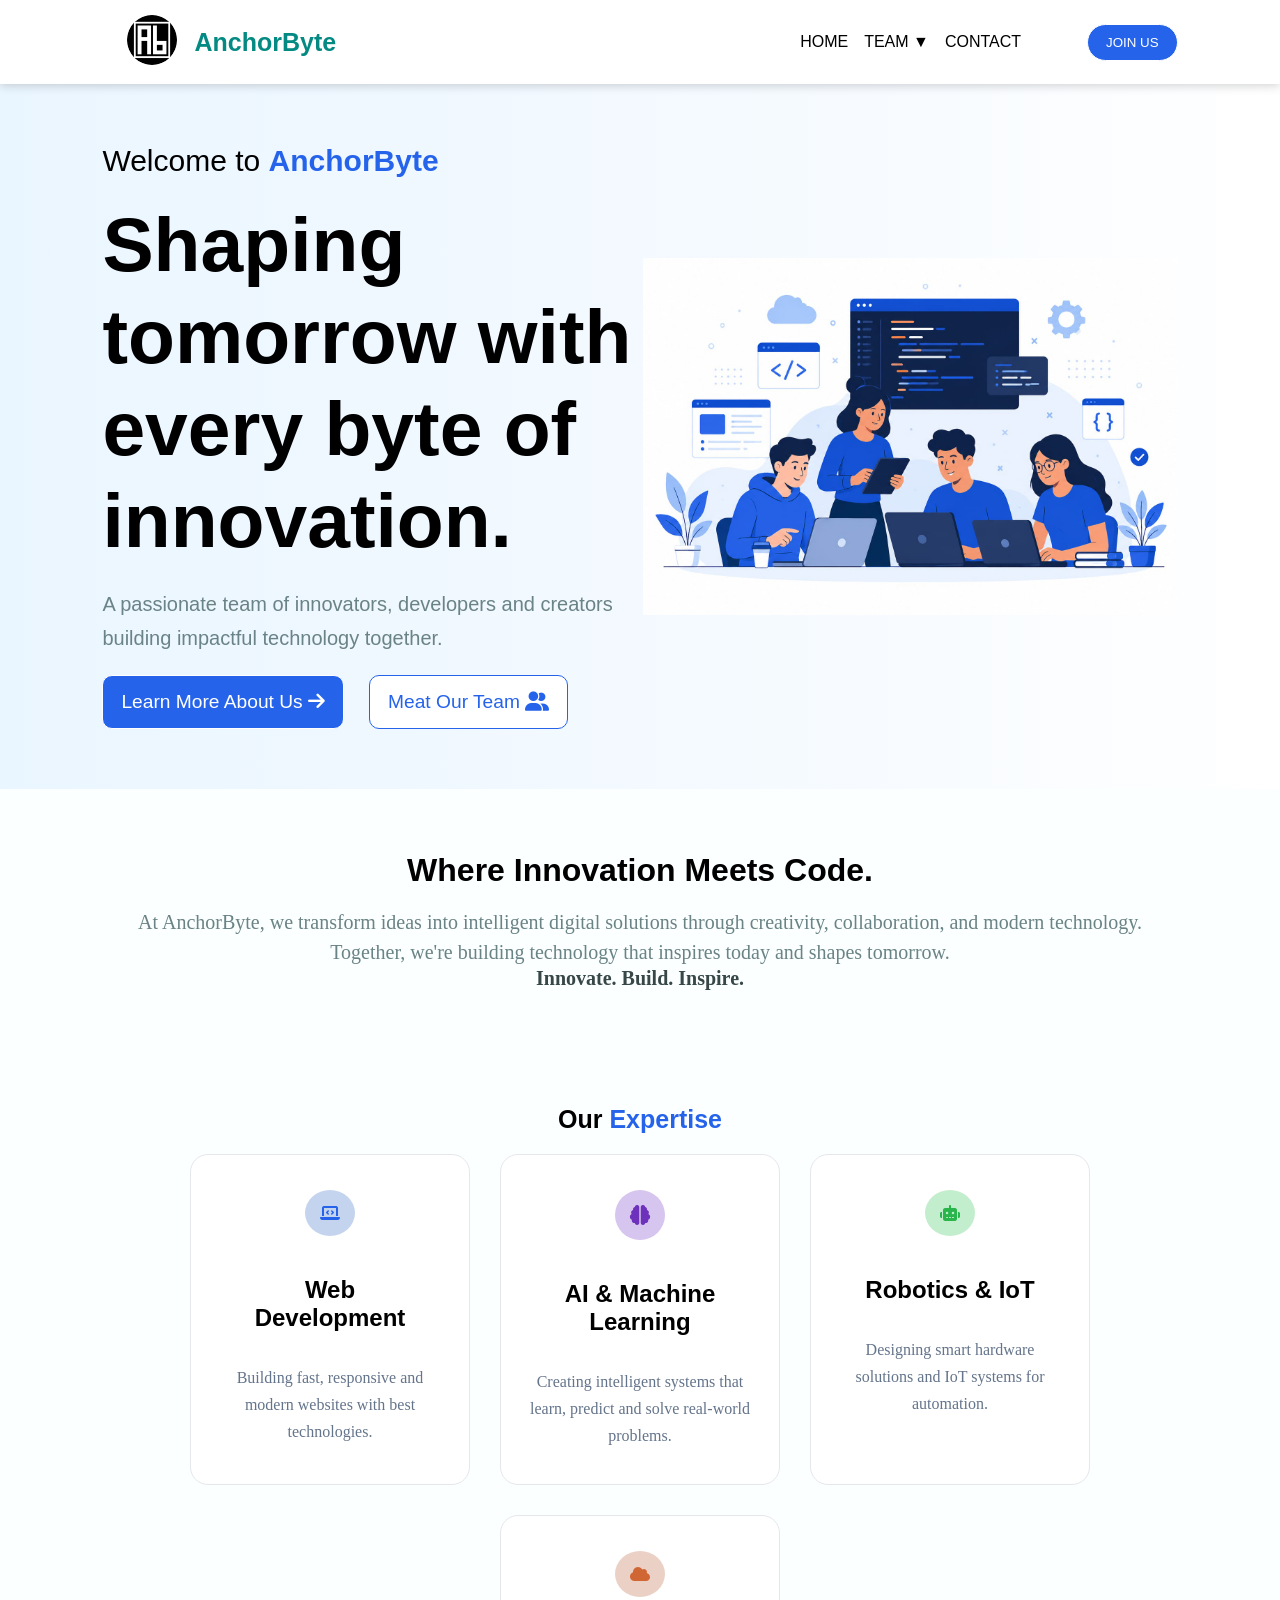
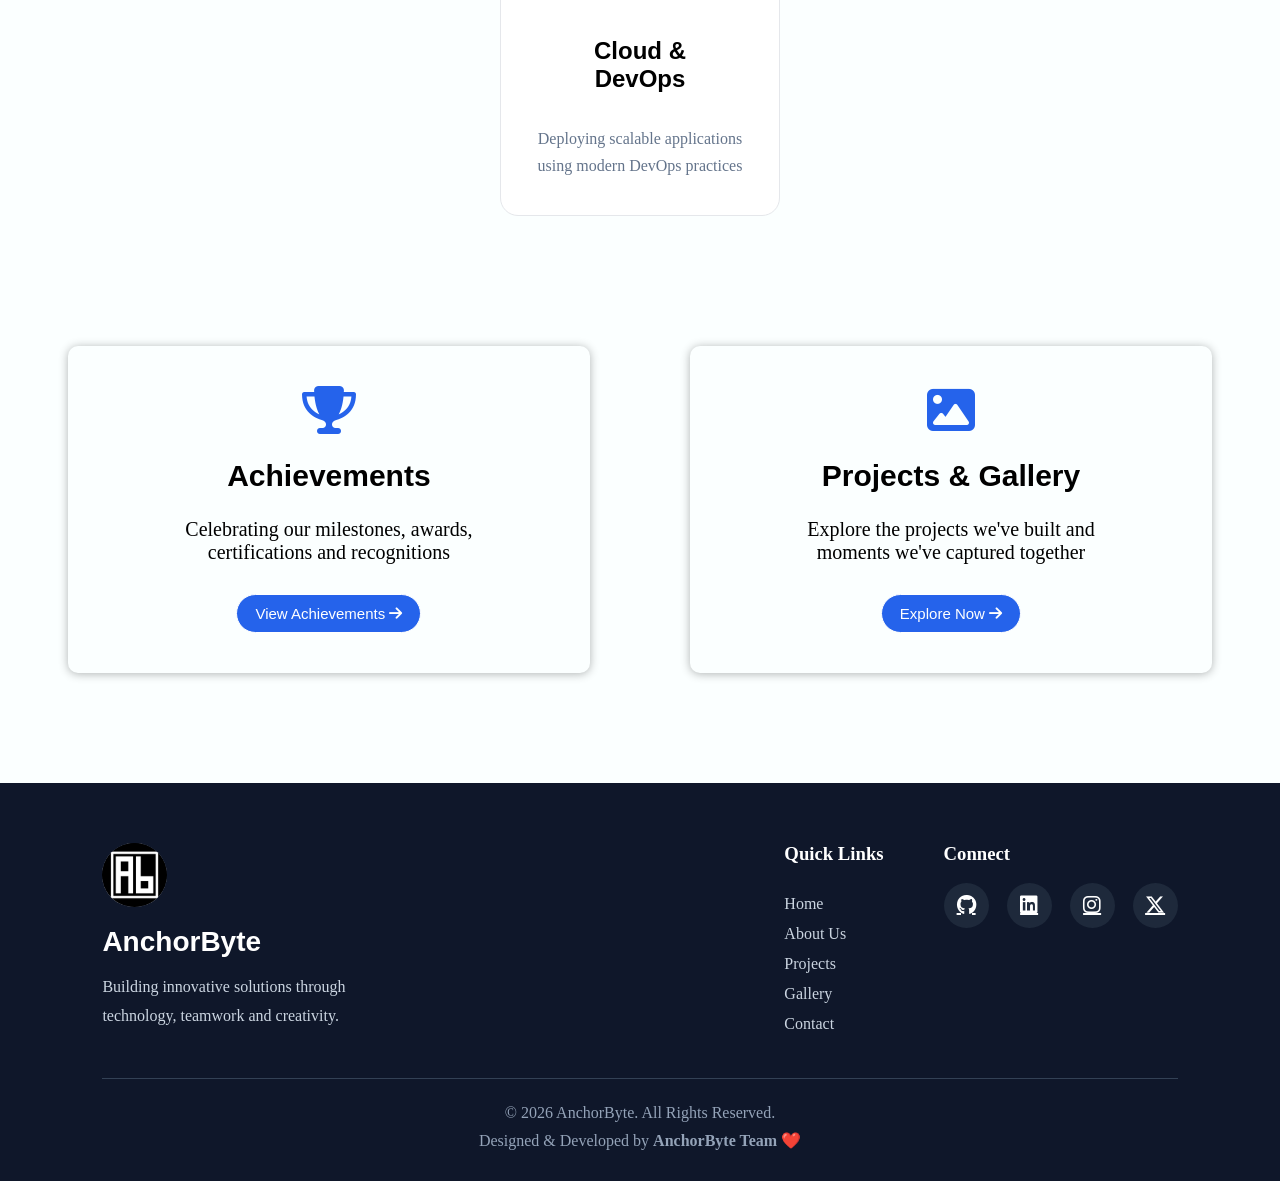
<file: home_page/index.html>
<!DOCTYPE html>
<html lang="en">

<head>
    <meta charset="UTF-8">
    <meta name="viewport" content="width=device-width, initial-scale=1.0">
    <title>Project-1(Home-page)</title>
    <link rel="stylesheet" href="index.css">
    <link rel="preconnect" href="https://fonts.googleapis.com">
    <link href="https://fonts.googleapis.com/css2?family=Poppins:wght@300;400;500;600;700&display=swap"
        rel="stylesheet">

    <link rel="stylesheet" href="https://cdnjs.cloudflare.com/ajax/libs/font-awesome/6.6.0/css/all.min.css">
    <link rel="stylesheet" href="https://cdnjs.cloudflare.com/ajax/libs/font-awesome/6.7.2/css/all.min.css">
</head>

<body>
 


    <header>

        <!-- Navbar -->

        <nav class="  navbar">
            <div class="brand">
                <a href="#">
                    <img src="Screenshot 2025-12-09 205127.png" alt="Logo" class="logo">
                </a>
                <h2>AnchorByte</h2>
            </div>


            <ul class="nav-links">
                <li><a href="#">HOME</a></li>
                <li class="dropdown">
                    <a href="#">TEAM ▼</a>
                    <ul class="dropdown-menu">
                        <li><a href="http://127.0.0.1:3000/about-us_page/about-us.html?vscode-livepreview=true">ABOUT US</a></li>
                        <li><a href="#">PROJECTS</a></li>
                        <li><a href="#">ACHIEVEMENTS</a></li>
                        <li><a href="#">GALLERY</a></li>

                    </ul>
                </li>
                <li><a href="#">CONTACT</a></li>

                <li><a href="#"><button class="join-btn">JOIN US</button></a></li>
            </ul>


            <div class="hamburger">

                <span></span>
                <span></span>
                <span></span>
            </div>

        </nav>


        <!-- Hero section -->

        <section class="hero">

            <div class="intro">
                <h3>Welcome to <strong>AnchorByte</strong> </h3>
                <h1>Shaping tomorrow with every byte of innovation.</h1>
                <p>
                    A passionate team of innovators, developers and creators
                    building impactful technology together.
                </p>

                <div class="dpbtns">
                    <button class="learn-more">Learn More About Us <i class="fa-solid fa-arrow-right"></i></button>
                    <button class="our-team">Meat Our Team <i class="fas fa-user-group"></i></button>
                </div>

            </div>
            <div class="bgimg">
                <img src="illustrated_img.jpeg" alt="">
            </div>

        </section>
    </header>

    <!-- Middle section -->
    <div class="abt-top">
        <h2>Where Innovation Meets Code.</h2>
        <p>At AnchorByte, we transform ideas into intelligent digital solutions through creativity, collaboration, and
            modern technology. </p>

        <p>Together, we're building technology that inspires today and shapes tomorrow.</p>

        <strong> Innovate. Build. Inspire.</strong>


    </div>

    <div class="expertise">

        <h2>Our <span>Expertise</span></h2>

        <div class="expertise-tiles">
            <div class="expertise-tile1">
                <i class="fas fa-laptop-code"
                    style="color: #2563eb; background:#c5d4ee; border-radius: 50%; padding: 15px;"></i>
                <h2>Web Development</h2>
                <p>Building fast, responsive and modern websites with best technologies.</p>
            </div>
            <div class="expertise-tile2">
                <i class="fa-solid fa-brain"
                    style="font-size: 20px; color: #6d31bb; background: #d6c5ee; border-radius: 50%; padding: 15px;"></i>
                <h2>AI & Machine Learning</h2>
                <p>Creating intelligent systems that learn, predict and solve real-world problems.</p>

            </div>
            <div class="expertise-tile3">
                <i class="fas fa-robot"
                    style="color: #29b44c; background: #c3eece; border-radius: 50%; padding: 15px;"></i>
                <h2>Robotics & IoT</h2>
                <p>Designing smart hardware solutions and IoT systems for automation.</p>
            </div>
            <div class="expertise-tile4">
                <i class="fa-solid fa-cloud"
                    style="color: #d16635; background:#ebd1c5 ; border-radius: 50%; padding: 15px;"></i>
                <h2>Cloud & DevOps</h2>
                <p>Deploying scalable applications using modern DevOps practices</p>
            </div>
        </div>

    </div>

    <div class="tiles">
        <div class="tile-1">
            <div class="tile-block-1">
                <i class="fa-solid fa-trophy" style="font-size: 48px; color: #2563eb; padding: 15px;"></i>
            </div>
            <div class="achievements">
                <h2>Achievements</h2>
                <p>Celebrating our milestones, awards, <br>certifications and recognitions</p>
                <button>View Achievements <i class="fa-solid fa-arrow-right"></i></button>
            </div>
        </div>
        <div class="tile-2">
            <div class="tile-block-2">
                <i class="fa-solid fa-image" style="font-size: 48px; color: #2563eb; padding: 15px;"></i>
            </div>
            <div class="gallery">
                <h2>Projects & Gallery</h2>
                <p>Explore the projects we've built and <br>moments we've captured together</p>
                <button>Explore Now <i class="fa-solid fa-arrow-right"></i></button>
            </div>
        </div>
    </div>








    <!-- Footer -->
    <footer class="footer">

        <div class="footer-container">

            <!-- Brand -->
            <div class="footer-brand">
                <img src="Screenshot 2025-12-09 205127.png" alt="AnchorByte Logo">
                <h2>AnchorByte</h2>

                <p>
                    Building innovative solutions through technology,
                    teamwork and creativity.
                </p>
            </div>

            <!-- Quick Links -->
            <div class="footer-links">
                <h3>Quick Links</h3>

                <a href="#">Home</a>
                <a href="http://127.0.0.1:3000/about-us_page/about-us.html?vscode-livepreview=true">About Us</a>
                <a href="#">Projects</a>
                <a href="#">Gallery</a>
                <a href="#">Contact</a>
            </div>

            <!-- Connect -->
            <div class="footer-social">
                <h3>Connect</h3>

                <div class="social-icons">

                    <a href="https://github.com/devxAnkanOfcode"><i class="fab fa-github"></i></a>

                    <a href="https://www.linkedin.com/in/ankan-chakraborty-6081533aa/"><i
                            class="fab fa-linkedin"></i></a>

                    <a href="#"><i class="fab fa-instagram"></i></a>

                    <a href="#"><i class="fab fa-x-twitter"></i></a>

                </div>
            </div>

        </div>

        <hr>

        <div class="copyright">
            © 2026 AnchorByte. All Rights Reserved.
            <br>
            Designed & Developed by <strong>AnchorByte Team</strong> ❤️
        </div>

    </footer>



</body>

</html>
</file>
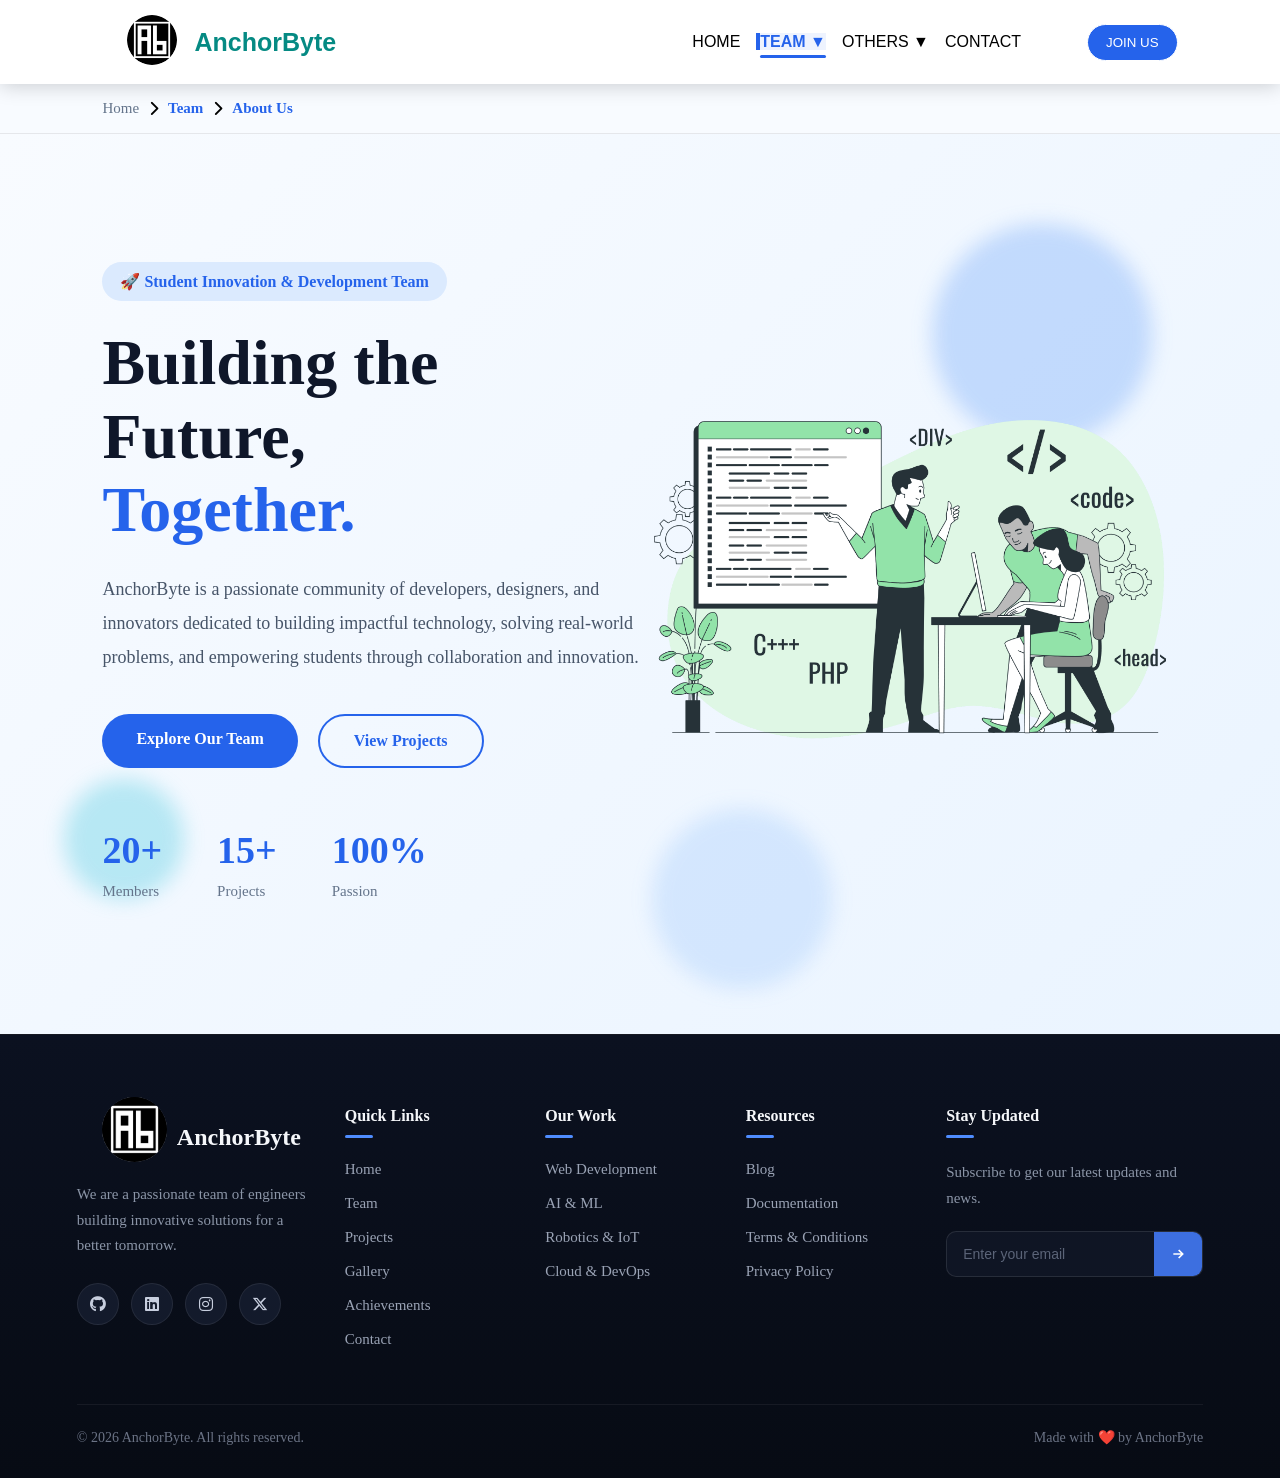
<file: about-us.html>
<!DOCTYPE html>
<html lang="en">

<head>
    <meta charset="UTF-8">
    <meta name="viewport" content="width=device-width, initial-scale=1.0">
    <title>Project-1(About-us-page)</title>
    <link rel="stylesheet" href="about-us.css">
    <link rel="preconnect" href="https://fonts.googleapis.com">
    <link href="https://fonts.googleapis.com/css2?family=Poppins:wght@300;400;500;600;700&display=swap"
        rel="stylesheet">

    <link rel="stylesheet" href="https://cdnjs.cloudflare.com/ajax/libs/font-awesome/6.6.0/css/all.min.css">
    <link rel="stylesheet" href="https://cdnjs.cloudflare.com/ajax/libs/font-awesome/6.7.2/css/all.min.css">
</head>

<body>



    <header>

        <!-- Navbar -->

        <nav class="  navbar">
            <div class="brand">
                <a href="#">
                    <img src="AnchorByte_logo.png" alt="Logo" class="logo">
                </a>
                <h2>AnchorByte</h2>
            </div>


            <ul class="nav-links">
                <li><a href="index.html">HOME</a></li>

                <!-- TEAM -->
                <li class="dropdown">
                    <a href="#" class="active">TEAM ▼</a>

                    <ul class="dropdown-menu">
                        <li>
                            <a href="about-us.html" class="active-page">
                                <i class="fa-solid fa-circle-dot"></i>
                                ABOUT US
                            </a>
                        </li>

                        <li><a href="projects.html">PROJECTS</a></li>
                        <li><a href="achievements.html">ACHIEVEMENTS</a></li>
                        <li><a href="gallery.html">GALLERY</a></li>
                    </ul>
                </li>

                <!-- OTHERS -->
                <li class="dropdown">
                    <a href="#">OTHERS ▼</a>

                    <ul class="dropdown-menu">

                        <li class="dropdown">
                            <a href="#">OUR WORK ▶</a>

                            <ul class="dropdown-menu">
                                <li><a href="#">Web Development</a></li>
                                <li><a href="#">AI & ML</a></li>
                                <li><a href="#">Robotics & IoT</a></li>
                                <li><a href="#">Cloud & DevOps</a></li>
                            </ul>
                        </li>

                        <li class="dropdown">
                            <a href="#">RESOURCES ▶</a>

                            <ul class="dropdown-menu">
                                <li><a href="#">Blogs</a></li>
                                <li><a href="#">Documentation</a></li>
                                <li><a href="#">Terms & Conditions</a></li>
                                <li><a href="#">Privacy Policy</a></li>
                            </ul>
                        </li>

                    </ul>
                </li>

                <li><a href="#">CONTACT</a></li>

                <li>
                    <a href="#">
                        <button class="join-btn" onclick="alert('Currently unavailable!')">
                            JOIN US
                        </button>
                    </a>
                </li>
            </ul>


            <div class="hamburger">

                <span></span>
                <span></span>
                <span></span>
            </div>

        </nav>

        <!-- Breadcrumb -->

        <section class="breadcrumb">
            <div class="breadcrumb-container">
                <a href="index.html">Home</a>

                <i class="fa-solid fa-chevron-right"></i>

                <span>Team</span>
                <i class="fa-solid fa-chevron-right"></i>

                <span>About Us</span>
            </div>
        </section>



        <!-- ========== HERO SECTION ==========-->

        <section class="hero">

            <div class="floating circle1"></div>
            <div class="floating circle2"></div>
            <div class="floating circle3"></div>



            <div class="hero-content">

                <span class="hero-tag">
                    🚀 Student Innovation & Development Team
                </span>

                <h1>
                    Building the Future,<br>
                    <span>Together.</span>
                </h1>

                <p>
                    AnchorByte is a passionate community of developers, designers, and innovators
                    dedicated to building impactful technology, solving real-world problems,
                    and empowering students through collaboration and innovation.
                </p>

                <div class="hero-buttons">

                    <a href="#" class="btn-primary">
                        Explore Our Team
                    </a>

                    <a href="#" class="btn-secondary">
                        View Projects
                    </a>

                </div>

                <div class="hero-stats">

                    <div>
                        <h2>20+</h2>
                        <p>Members</p>
                    </div>

                    <div>
                        <h2>15+</h2>
                        <p>Projects</p>
                    </div>

                    <div>
                        <h2>100%</h2>
                        <p>Passion</p>
                    </div>

                </div>

            </div>

            <div class="hero-image">

                <img src="team-illustration.png" alt="AnchorByte Team">

            </div>

        </section>









        <!-- FOOTER -->
        <footer class="footer">
            <div class="footer-grid">
                <div class="brand-col">
                    <div class="logo"><img src="AnchorByte_logo.png" alt="AnchorByte Logo">AnchorByte</div>
                    <p>We are a passionate team of engineers building innovative solutions for a better tomorrow.</p>
                    <div class="social-icons">

                        <a href="https://github.com/devxAnkanOfcode"><i class="fab fa-github"></i></a>

                        <a href="https://www.linkedin.com/in/ankan-chakraborty-6081533aa/"><i
                                class="fab fa-linkedin"></i></a>

                        <a href="#"><i class="fab fa-instagram"></i></a>

                        <a href="#"><i class="fab fa-x-twitter"></i></a>

                    </div>
                </div>

                <div class="col">
                    <h4>Quick Links</h4>
                    <div class="underline"></div>
                    <ul>
                        <li><a href="index.html">Home</a></li>
                        <li><a href="#">Team</a></li>
                        <li><a href="#">Projects</a></li>
                        <li><a href="#">Gallery</a></li>
                        <li><a href="#">Achievements</a></li>
                        <li><a href="#">Contact</a></li>
                    </ul>
                </div>

                <div class="col">
                    <h4>Our Work</h4>
                    <div class="underline"></div>
                    <ul>
                        <li><a href="#">Web Development</a></li>
                        <li><a href="#">AI & ML</a></li>
                        <li><a href="#">Robotics & IoT</a></li>
                        <li><a href="#">Cloud & DevOps</a></li>
                    </ul>
                </div>

                <div class="col">
                    <h4>Resources</h4>
                    <div class="underline"></div>
                    <ul>
                        <li><a href="#">Blog</a></li>
                        <li><a href="#">Documentation</a></li>
                        <li><a href="#">Terms & Conditions</a></li>
                        <li><a href="#">Privacy Policy</a></li>
                    </ul>
                </div>

                <div class="col newsletter">
                    <h4>Stay Updated</h4>
                    <div class="underline"></div>
                    <p>Subscribe to get our latest updates and news.</p>
                    <div class="subscribe-box">
                        <input type="email" placeholder="Enter your email">
                        <button aria-label="Subscribe">
                            <svg width="16" height="16" viewBox="0 0 24 24" fill="none" stroke="currentColor"
                                stroke-width="2.5">
                                <path d="M5 12h14M13 6l6 6-6 6" />
                            </svg>
                        </button>
                    </div>
                </div>
            </div>

            <div class="footer-bottom">
                <span>© 2026 AnchorByte. All rights reserved.</span>
                <span>Made with <span class="heart">❤️</span> by AnchorByte</span>
            </div>
        </footer>










</body>

</html>
</file>
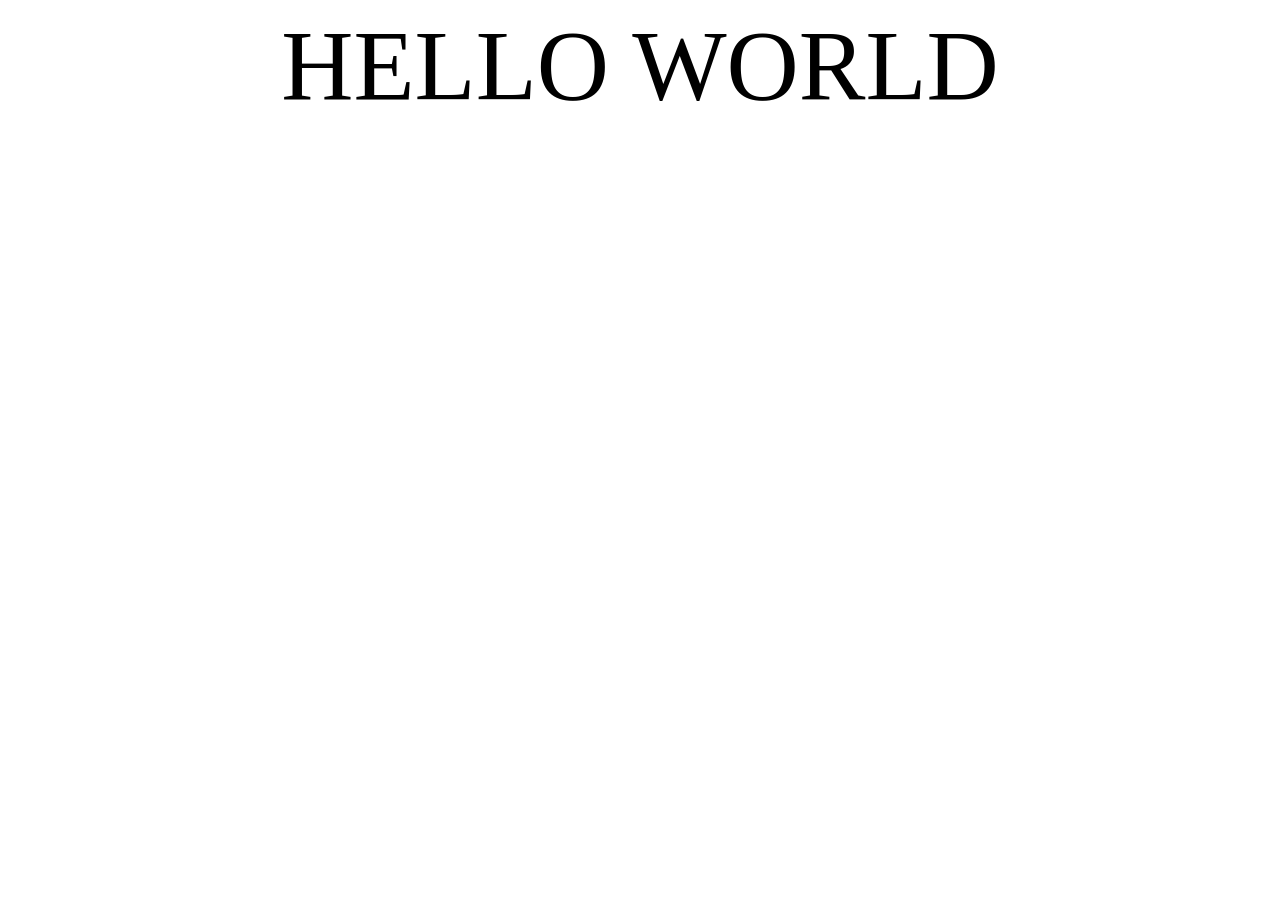
<file: about-us_page/about-us.html>
<!DOCTYPE html>
<html lang="en">
<head>
    <meta charset="UTF-8">
    <meta name="viewport" content="width=device-width, initial-scale=1.0">
    <title>Project-1(aboutus-page)</title>
    <link rel="stylesheet" href="about-us.css">
</head>
<body >
    HELLO WORLD
</body>
</html>
</file>
<file: home_page/index.css>
* {
    margin: 0;
    padding: 0;
    box-sizing: border-box;

}
 
body {
    overflow-x: hidden;
    margin: 0;
    padding: 0;
    box-sizing: border-box;
    background: #fbffff;
    

    /* background: linear-gradient(135deg, #0F172A, #1E293B); */
    body::before {
        content: "";
        position: fixed;
        inset: 0;
        background-image: radial-gradient(#9ec5fe 1.2px, transparent 1.2px);
        background-size: 35px 35px;
        opacity: .18;
        z-index: -2;

    }
}

h1 {
    margin: 0;
}

/* Navbar */
.navbar {
    background: #FFFFFF;
    padding: 10px 8%;
    position: sticky;
    top: 0;
    display: flex;
    justify-content: space-between;
    align-items: center;
    box-shadow: 0 1px 10px rgba(0, 0, 0, 0.2);
    z-index: 1000;
}

.logo {
    height: 50px;
    margin: 5px;
    margin-left: 25px;
    border-radius: 50%;
}


.brand {
    display: flex;
    align-items: center;
    gap: 12px;
}

.brand h2 {
    font-family: 'Franklin Gothic Medium', 'Arial Narrow', Arial, sans-serif;
    color: rgb(5, 138, 131);
    font-size: 25px;

}


.nav-links {
    display: flex;
    gap: 1rem;
    align-items: center;
    list-style: none;
    font-family: Verdana, Geneva, Tahoma, sans-serif;
}


.nav-links li a {
    text-decoration: none;
    color: black;
    font-weight: 300;
    transition: .3s;
}

.nav-links a:hover {
    color: #2563eb;
}

/* Dropdown */
.dropdown {
    position: relative;
}

.dropdown-menu {
    position: absolute;
    top: 100%;
    left: 0%;
    background: white;
    list-style: none;
    display: none;
    box-shadow: 0 5px 15px rgba(0, 0, 0, 0.50);
    border-radius: 10px;
    overflow: hidden;
}

.dropdown-menu li a {
    display: block;
    padding: 15px;
    color: black;
    text-decoration: none;
}

.dropdown-menu li a:hover {
    background: #1f9aaf;
    color: white;
}

.dropdown:hover .dropdown-menu {
    display: block;
}

.join-btn {
    border: none;
    background: #2563eb;
    color: white;
    padding: 10px 18px;
    margin-left: 50px;
    border-radius: 50px;
    cursor: pointer;
    text-decoration: none;
    border: solid;
    border-width: 1px;
    transition: 0.3s;
}

.join-btn:hover {
    background: white;
    color: #000;
    transform: translateY(-2px);
}

/* Hamburger */
.hamburger {
    display: none;
    flex-direction: column;
    gap: 5px;
    cursor: pointer;
}

.hamburger span {
    width: 20px;
    height: 3px;
    background: #000;
    transition: 0.3s;

}


/* Hero */
.hero {
    display: flex;
    justify-content: space-between;
    align-items: center;
    padding: 60px 8%;
    gap: 5px;
    margin-bottom: 30px;
    background: linear-gradient(to left,
            #ffffff 0%,
            #f5faff 40%,
            #eaf6ff 100%);

}

.intro {
    flex: 1;
    font-family: sans-serif;
}

.intro h3 {
    /* font-size: clamp(1rem, 3vw, 3rem); */
    font-size: 30px;
    margin-bottom: 20px;
    font-weight: 500;
}

.intro h3 strong {
    color: #2563eb;
    font-weight: 700;
}

.intro h1 {
    font-size: clamp(2rem, 6vw, 5rem);
    font-weight: 700;
    line-height: 1.2;
    margin-bottom: 20px;
}

.intro p {
    font-size: 20px;
    line-height: 1.7;
    color: #6a8385;
    margin-bottom: 20px;
}

.bgimg {
    flex: 1;
    display: flex;
    justify-content: center;
}

.bgimg img {
    max-width: 800px;
    width: 100%;
    height: auto;
}

/* Dpbtns */

.dpbtns {
    display: flex;
    gap: 25px;
    align-items: center;
}

.learn-more {
    border: none;
    background: #2563eb;
    color: #FFFFFF;
    padding: 15px 18px;
    border-radius: 10px;
    cursor: pointer;
    text-decoration: none;
    border: solid;
    border-width: 1px;
    font-size: clamp(1rem, 1.5vw, 1.5rem);
    font-family: Verdana, Geneva, Tahoma, sans-serif;
    transition: 0.3s;
}

.learn-more:hover {
    background: #FFFFFF;
    color: #000
}

.our-team {
    border: none;
    background: #FFFFFF;
    color: #2563eb;
    padding: 15px 18px;
    border-radius: 10px;
    cursor: pointer;
    text-decoration: none;
    border: solid;
    border-width: 1px;
    font-family: Verdana, Geneva, Tahoma, sans-serif;
    font-size: clamp(1rem, 1.5vw, 1.5rem);
    transition: 0.3s;
}

.our-team:hover {
    color: #000;

}



/* Small dispaly */

@media(max-width:768px) {

    .navbar {
        padding: 15px 20px;
    }

    .logo {
        height: 40px;
        margin-left: 5px;
    }

    .nav-links {
        display: none;
    }

    .hamburger {
        display: flex;
    }


    .hero {
        text-align: center;
        flex-direction: column;
        padding: 40px 20px;
    }

    .intro {
        order: 1;
    }

    .bgimg {
        order: 2;
        margin-top: 30px;
    }

    .bgimg img {
        width: 90%;
        max-width: 400px;
    }

    .intro h3 {
        font-size: 22px;
    }

    .intro p {
        font-size: 20px;
    }

    .dpbtns {
        justify-content: center;
    }



}



/* Middle section */
.abt-top {

    font-family: Cambria, Cochin, Georgia, Times, 'Times New Roman', serif;
    padding: 15px 8%;
    display: flex;
    flex-direction: column;
    justify-content: center;
    align-items: center;

}

.abt-top h2 {
    padding: 18px 8%;
    font-family: 'Franklin Gothic Medium', 'Arial Narrow', Arial, sans-serif;
    font-size: clamp(2rem, 2.5vw, 2.5rem);
    text-align: center;
}

.abt-top p {

    font-size: 20px;
    line-height: 1.5;
    color: #6a8385;
    margin: 0px 2vw;
    text-align: center;
}

.abt-top strong {
    font-size: 20px;
    color: #374647;
    text-align: center;
}

.expertise{
    padding:80px 8%;
    text-align:center;
}

.expertise h2{
    font-family: 'Franklin Gothic Medium', 'Arial Narrow', Arial, sans-serif;
    padding: 20px;
    font-size: 25px;
}

.expertise h2 span{
     color:#2563EB;
}
   

.expertise-tiles{
    max-width:1200px;
    margin:auto;
    display:flex;
    flex-wrap:wrap;
    justify-content:center;
    gap:30px;
}

.expertise-tiles > div{
    flex:1 1 260px;
    max-width:280px;
    padding:35px 25px;
    background:#fff;
    border:1px solid #e5e7eb;
    border-radius:18px;
    transition:.3s;
}

.expertise-tiles > div:hover{
    transform:translateY(-5px);
    box-shadow:0 12px 30px rgba(0,0,0,.12);
}

.expertise-tiles h2{
    font-family: 'Franklin Gothic Medium', 'Arial Narrow', Arial, sans-serif;
    margin:20px 0 12px;
    font-size:24px;
}

.expertise-tiles p{
    color:#64748b;
    line-height:1.7;
}

@media(max-width:768px){

    .expertise{
        padding:50px 20px;
    }

    .expertise-tiles{
        gap:20px;
    }

    .expertise-tiles > div{
        max-width:100%;
    }
}



.tiles {
    width: 100%;
    height: auto;
    display: flex;
    flex-direction: row;
    flex-wrap: wrap;
    /* gap: 10px; */
    justify-content: center;

}

.tile-1,
.tile-2 {
    /* display: flex;
    flex-direction: column; */
    margin: clamp(20px, 5vw, 50px);
    padding: 25px 8%;
    height: auto;
    /* border: solid; */
    border-radius: 10px;
    /* border-color:white; */
    text-align: center;
    align-items: center;
    box-shadow: 0 1px 10px rgba(0, 0, 0, 0.3);
    ;

}

.achievements h2,
.gallery h2 {
    font-family: 'Franklin Gothic Medium', 'Arial Narrow', Arial, sans-serif;
    font-size: 30px;
    padding: 10px;
}

.achievements p,
.gallery p {
    font-size: 20px;
    padding: 15px;
}

.achievements button {
    font-size: 15px;
    border: none;
    background: #2563eb;
    color: white;
    padding: 10px 18px;
    margin: 15px;
    border-radius: 50px;
    cursor: pointer;
    text-decoration: none;
    border: solid;
    border-width: 1px;
    transition: 0.3s;
}

.gallery button {
    font-size: 15px;
    border: none;
    background: #2563eb;
    color: white;
    padding: 10px 18px;
    margin: 15px;
    border-radius: 50px;
    cursor: pointer;
    text-decoration: none;
    border: solid;
    border-width: 1px;
    transition: 0.3s;
}

.achievements button:hover,
.gallery button:hover {
    transform: scale(1.1);
}











/* Footer */

.footer {
    background: #0F172A;
    color: #fff;
    padding: 60px 8% 25px;
    margin-top: 60px;
}

.footer-container {
    display: flex;
    justify-content: space-between;
    gap: 60px;
    flex-wrap: wrap;
}

.footer-brand {
    flex: 1;
    min-width: 260px;
}

.footer-brand img {
    width: 65px;
    border-radius: 50%;
    margin-bottom: 15px;
}

.footer-brand h2 {
    font-size: 28px;
    margin-bottom: 15px;
    font-family: 'Franklin Gothic Medium', 'Arial Narrow', Arial, sans-serif;
}

.footer-brand p {
    color: #CBD5E1;
    line-height: 1.8;
    max-width: 320px;
}

.footer-links {
    display: flex;
    flex-direction: column;
    gap: 12px;
}

.footer-links h3,
.footer-social h3 {
    margin-bottom: 18px;
}

.footer-links a {
    color: #CBD5E1;
    text-decoration: none;
    transition: .3s;
}

.footer-links a:hover {
    color: #38BDF8;
    transform: translateX(5px);
}

.social-icons {
    display: flex;
    gap: 18px;
}

.social-icons a {
    width: 45px;
    height: 45px;
    display: flex;
    justify-content: center;
    align-items: center;
    background: #1E293B;
    border-radius: 50%;
    color: white;
    font-size: 20px;
    transition: .30s cubic-bezier(.2, .8, .2, 1)
}

.social-icons a:hover {
    /* background: #2563EB;
    transform: translateY(-6px); */
    transform: translateY(-3px);
    box-shadow: inset -6px -6px 12px #fff,
    inset 6px 6px 12px #cfd5d5;

}

.footer hr {
    margin: 45px 0 20px;
    border: none;
    height: 1px;
    background: #334155;
}

.copyright {
    text-align: center;
    color: #94A3B8;
    line-height: 1.8;
}

/* Responsive for  small display */
@media(max-width:768px) {

    .footer-container {
        flex-direction: column;
        text-align: center;
    }

    .footer-brand p {
        margin: auto;
    }

    .social-icons {
        justify-content: center;
    }

}
</file>
<file: about-us.css>
* {
    margin: 0;
    padding: 0;
    box-sizing: border-box;

}

body {
    overflow-x: hidden;
    margin: 0;
    padding: 0;
    box-sizing: border-box;
    background: #fbffff;



}

body::before {
    content: "";
    position: fixed;
    inset: 0;
    background-image: radial-gradient(#9ec5fe 1.2px, transparent 1.2px);
    background-size: 35px 35px;
    opacity: .18;
    z-index: -2;

}

h1 {
    margin: 0;
}

/* Navbar */
.navbar {
    background: #FFFFFF;
    padding: 10px 8%;
    position: sticky;
    top: 0;
    display: flex;
    justify-content: space-between;
    align-items: center;
    box-shadow: 0 1px 20px rgba(0, 0, 0, 0.2);
    z-index: 1000;
}

.logo {
    height: 50px;
    margin: 5px;
    margin-left: 25px;
    border-radius: 50%;
}


.brand {
    display: flex;
    align-items: center;
    gap: 12px;
}

.brand h2 {
    font-family: 'Franklin Gothic Medium', 'Arial Narrow', Arial, sans-serif;
    color: rgb(5, 138, 131);
    font-size: 25px;

}


.nav-links {
    display: flex;
    gap: 1rem;
    align-items: center;
    list-style: none;
    font-family: Verdana, Geneva, Tahoma, sans-serif;
}


.nav-links li a {


    position: relative;



    text-decoration: none;
    color: black;
    font-weight: 300;
    transition: .3s;
}

.nav-links a:hover {
    color: #2563eb;
}




/* Dropdown */
.dropdown {
    position: relative;
}

.dropdown-menu {
    position: absolute;
    top: 100%;
    left: 0;
    min-width: 220px;
    background: #fff;
    list-style: none;
    padding: 8px 0;
    margin: 0;
    display: none;
    border-radius: 10px;
    box-shadow: 0 10px 30px rgba(0, 0, 0, .15);
    z-index: 999;
}

.dropdown-menu li {
    position: relative;
}

.dropdown-menu li a {
    display: block;
    padding: 12px 18px;
    color: #222;
    text-decoration: none;
    white-space: nowrap;
    transition: .3s;
}

.dropdown-menu li a:hover {
    background: #2563eb;
    color: #fff;
}

/* First dropdown */
.dropdown:hover>.dropdown-menu {
    display: block;
}

/* Nested dropdown */
.dropdown-menu .dropdown-menu {
    top: 0;
    left: 100%;
    display: none;
}

/* Show nested dropdown */
.dropdown-menu .dropdown:hover>.dropdown-menu {
    display: block;
}

.join-btn {
    border: none;
    background: #2563eb;
    color: white;
    padding: 10px 18px;
    margin-left: 50px;
    border-radius: 50px;
    cursor: pointer;
    text-decoration: none;
    border: solid;
    border-width: 1px;

    transition: 0.3s;
}

.join-btn:hover {
    background: white;
    color: #000;
    transform: translateY(-2px);
    box-shadow:

        0 10px 30px rgba(37, 99, 235, .3);
}


/* Active page */
.dropdown-menu a.active-page,
.nav-links a.active {
    color: #2563EB;
    font-weight: 600;
    background: rgba(37, 99, 235, 0.08);
    border-left: 4px solid #2563EB;
}

/* Underline effect for desktop navbar */
.nav-links>li>a.active::after {
    content: "";
    position: absolute;
    left: 0;
    bottom: -8px;
    width: 100%;
    height: 3px;
    background: #2563EB;
    border-radius: 50px;
}

/* Hamburger */
.hamburger {
    display: none;
    flex-direction: column;
    gap: 5px;
    cursor: pointer;
}

.hamburger span {
    width: 20px;
    height: 3px;
    background: #000;
    transition: 0.3s;

}

/* Small dispaly */

@media(max-width:780px) {

    .navbar {
        padding: 15px 20px;
    }

    .logo {
        height: 40px;
        margin-left: 5px;
    }

    .nav-links {
        display: none;
    }

    .hamburger {
        display: flex;
    }






}


/* Breadcrumb */

.breadcrumb {
    background: #f8fbff;
    padding: 16px 8%;
    border-bottom: 1px solid #e5e7eb;
}

.breadcrumb-container {
    display: flex;
    align-items: center;
    gap: 10px;
    font-size: 15px;
}

.breadcrumb a {
    text-decoration: none;
    color: #64748b;
    transition: .3s;
}

.breadcrumb a:hover {
    color: #2563EB;
}

.breadcrumb span {
    color: #2563EB;
    font-weight: 600;
}




/*=============== HERO SECTION ===============*/

.hero {

    position: relative;

    min-height: 100vh;

    display: flex;

    justify-content: space-between;

    align-items: center;

    padding: 80px 8%;

    overflow: hidden;

    background: linear-gradient(135deg, #F8FBFF, #EAF4FF);

}


/* Floating circles */

.floating {

    position: absolute;

    border-radius: 50%;

    filter: blur(10px);

    animation: float 8s ease-in-out infinite;

}

.circle1 {

    width: 220px;

    height: 220px;

    background: #3B82F640;

    top: 10%;

    right: 10%;

}

.circle2 {

    width: 120px;

    height: 120px;

    background: #06B6D440;

    bottom: 15%;

    left: 5%;

}

.circle3 {

    width: 180px;

    height: 180px;

    background: #60A5FA30;

    bottom: 5%;

    right: 35%;

}

.hero-content {

    flex: 1;

    max-width: 620px;

    z-index: 2;

}

.hero-tag {

    display: inline-block;

    padding: 10px 18px;

    border-radius: 50px;

    background: #DBEAFE;

    color: #2563EB;

    font-weight: 600;

    margin-bottom: 25px;

}

.hero h1 {

    font-size: 4rem;

    line-height: 1.15;

    color: #0F172A;

    margin-bottom: 25px;

    font-weight: 700;

}

.hero h1 span {

    color: #2563EB;

}

.hero p {

    color: #475569;

    font-size: 18px;

    line-height: 1.9;

    margin-bottom: 40px;

}

.hero-buttons {

    display: flex;

    gap: 20px;

    margin-bottom: 60px;

}

.btn-primary {

    text-decoration: none;

    background: #2563EB;

    color: white;

    padding: 16px 34px;

    border-radius: 50px;

    font-weight: 600;

    transition: .35s;

}

.btn-primary:hover {

    transform: translateY(-5px);

    box-shadow: 0 18px 35px rgba(37, 99, 235, .35);

}

.btn-secondary {

    text-decoration: none;

    border: 2px solid #2563EB;

    color: #2563EB;

    padding: 16px 34px;

    border-radius: 50px;

    font-weight: 600;

    transition: .35s;

}

.btn-secondary:hover {

    background: #2563EB;

    color: white;

}

.hero-stats {

    display: flex;

    gap: 55px;

}

.hero-stats h2 {

    color: #2563EB;

    font-size: 38px;

}

.hero-stats p {

    margin: 5px 0 0;

    font-size: 15px;

    color: #64748B;

}

.hero-image {

    flex: 1;

    display: flex;

    justify-content: center;

    z-index: 2;

}

.hero-image img {

    width: 100%;

    max-width: 620px;

    animation: floatImage 5s ease-in-out infinite;

}


/* Animations */

@keyframes float {

    0%,
    100% {

        transform: translateY(0px);

    }

    50% {

        transform: translateY(-25px);

    }

}

@keyframes floatImage {

    0%,
    100% {

        transform: translateY(0px);

    }

    50% {

        transform: translateY(-18px);

    }

}


/*==========================
     RESPONSIVE
==========================*/

@media(max-width:992px) {

    .hero {

        flex-direction: column-reverse;

        text-align: center;

        padding-top: 130px;

    }

    .hero-content {

        max-width: 100%;

    }

    .hero-buttons {

        justify-content: center;

    }

    .hero-stats {

        justify-content: center;

    }

    .hero h1 {

        font-size: 3rem;

    }

    .hero-image {

        margin-bottom: 60px;

    }

}

@media(max-width:600px) {

    .hero {

        padding: 110px 6% 60px;

    }

    .hero h1 {

        font-size: 2.3rem;

    }

    .hero p {

        font-size: 16px;

    }

    .hero-buttons {

        flex-direction: column;

    }

    .hero-stats {

        flex-direction: column;

        gap: 25px;

    }

    .btn-primary,

    .btn-secondary {

        width: 100%;

    }

}








/* FOOTER */

* {
    box-sizing: border-box;
}

body {
    margin: 0;
    /* background: #05070d; */
    /* font-family: -apple-system, BlinkMacSystemFont, "Segoe UI", Roboto, Helvetica, Arial, sans-serif; */
}

.footer {
    background: linear-gradient(180deg, #0b1120 0%, #070b14 100%);
    padding: clamp(40px, 7vw, 72px) clamp(20px, 6vw, 80px) 32px;
    border-top: 1px solid rgba(255, 255, 255, 0.06);
    width: 100%;
    overflow-x: hidden;
}

.footer-grid {
    display: grid;
    grid-template-columns: 1.4fr 1fr 1fr 1fr 1.3fr;
    gap: clamp(24px, 3vw, 32px);
    max-width: 1400px;
    margin: 0 auto;
}

.brand-col .logo {
    display: flex;
    align-items: center;
    gap: 10px;
    font-size: 24px;
    font-weight: 700;
    color: #f5f7fa;
    margin-bottom: 20px;
}

/* .logo-mark {
    color: #4f8dff;
    font-weight: 800;
    letter-spacing: -1px;
  } */

.logo img {
    width: 65px;
    border-radius: 50%;
    margin-bottom: 15px;
}


.brand-col p {
    color: #8b95a7;
    line-height: 1.7;
    font-size: 15px;
    max-width: 300px;
    margin: 0 0 24px;
}

.social-icons {
    display: flex;
    gap: 12px;
}

.social-icons a {
    width: 42px;
    height: 42px;
    border-radius: 50%;
    background: #131a2b;
    border: 1px solid rgba(255, 255, 255, 0.08);
    display: flex;
    align-items: center;
    justify-content: center;
    color: #c7cede;
    text-decoration: none;
    transition: all 0.2s ease;
}

.social-icons a:hover {
    background: #1c2540;
    border-color: #4f8dff;
    color: #4f8dff;
    transform: translateY(-2px);
}

.col h4 {
    color: #f5f7fa;
    font-size: 16px;
    font-weight: 700;
    margin: 0 0 10px;
}

.col .underline {
    width: 28px;
    height: 3px;
    background: #4f8dff;
    border-radius: 2px;
    margin-bottom: 22px;
}

.col ul {
    list-style: none;
    padding: 0;
    margin: 0;
    display: flex;
    flex-direction: column;
    gap: 16px;
}

.col ul li a {
    color: #9aa3b5;
    text-decoration: none;
    font-size: 15px;
    transition: color 0.2s ease;
}

.col ul li a:hover {
    color: #4f8dff;
}

.newsletter p {
    color: #8b95a7;
    font-size: 15px;
    line-height: 1.7;
    margin: 0 0 20px;
}

.subscribe-box {
    display: flex;
    background: #0f1524;
    border: 1px solid rgba(255, 255, 255, 0.1);
    border-radius: 10px;
    overflow: hidden;
}

.subscribe-box input {
    flex: 1;
    background: transparent;
    border: none;
    outline: none;
    padding: 14px 16px;
    color: #f5f7fa;
    font-size: 14px;
}

.subscribe-box input::placeholder {
    color: #5b6478;
}

.subscribe-box button {
    background: #3d6fe0;
    border: none;
    width: 48px;
    display: flex;
    align-items: center;
    justify-content: center;
    color: #fff;
    cursor: pointer;
    transition: background 0.2s ease;
}

.subscribe-box button:hover {
    background: #4f8dff;
}

.footer-bottom {
    max-width: 1400px;
    margin: 56px auto 0;
    padding-top: 24px;
    border-top: 1px solid rgba(255, 255, 255, 0.06);
    display: flex;
    justify-content: space-between;
    align-items: center;
    color: #6b7385;
    font-size: 14px;
}

.footer-bottom .heart {
    color: #e0455f;
}

/* Tablets (portrait) */

@media (max-width: 900px) {
    .footer {
        padding: 56px 24px 24px;
    }

    .footer-grid {
        grid-template-columns: 1fr 1fr;
    }

    .brand-col {
        grid-column: 1 / -1;
    }

    .footer-bottom {
        flex-direction: column;
        gap: 12px;
        text-align: center;
    }
}

/* Large phones */

@media (max-width: 560px) {
    .footer {
        padding: 48px 20px 24px;
    }

    .footer-grid {
        grid-template-columns: 1fr;
        gap: 36px;
    }

    .brand-col p {
        max-width: none;
    }

    .col ul {
        gap: 14px;
    }

    .col h4 {
        font-size: 15px;
    }
}

/* Small phones */

@media (max-width: 380px) {
    .footer {
        padding: 40px 16px 20px;
    }

    .brand-col .logo {
        font-size: 21px;
    }

    .social-icons a {
        width: 38px;
        height: 38px;
    }

    .subscribe-box input {
        padding: 12px 14px;
        font-size: 13px;
    }

    .subscribe-box button {
        width: 44px;
    }

    .footer-bottom {
        font-size: 13px;
    }
}

/* Landscape phones */

@media (max-height: 480px) and (orientation: landscape) {
    .footer {
        padding: 28px 32px 16px;
    }

    .footer-grid {
        gap: 24px;
    }

    .brand-col p {
        margin-bottom: 16px;
    }

    .col ul {
        gap: 10px;
    }
}

/* Large / wide screens */

@media (min-width: 1600px) {
    .footer-grid {
        max-width: 1600px;
    }
}

/* Touch devices*/

@media (hover: none) {
    .social-icons a {
        width: 44px;
        height: 44px;
    }

    .col ul li a {
        display: inline-block;
        padding: 2px 0;
    }
}






/* Footer */

/* .footer {
    background: #0F172A;
    color: #fff;
    padding: 60px 8% 25px;
    margin-top: 60px;
    margin-top: 100px;
}

.footer-container {
    display: flex;
    justify-content: space-between;
    gap: 60px;
    flex-wrap: wrap;
}

.footer-brand {
    flex: 1;
    min-width: 260px;
}

.footer-brand img {
    width: 65px;
    border-radius: 50%;
    margin-bottom: 15px;
}

.footer-brand h2 {
    font-size: 28px;
    margin-bottom: 15px;
    font-family: 'Franklin Gothic Medium', 'Arial Narrow', Arial, sans-serif;
}

.footer-brand p {
    color: #CBD5E1;
    line-height: 1.8;
    max-width: 320px;
}

.footer-links {
    display: flex;
    flex-direction: column;
    gap: 12px;
}

.footer-links h3,
.footer-social h3 {
    margin-bottom: 18px;
}

.footer-links a {
    color: #CBD5E1;
    text-decoration: none;
    transition: .3s;
}

.footer-links a:hover {
    color: #38BDF8;
    transform: translateX(5px);
}

.social-icons {
    display: flex;
    gap: 18px;
}

.social-icons a {
    width: 45px;
    height: 45px;
    display: flex;
    justify-content: center;
    align-items: center;
    background: #1E293B;
    border-radius: 50%;
    color: white;
    font-size: 20px;
    transition: .30s cubic-bezier(.2, .8, .2, 1)
}

.social-icons a:hover {
    /* background: #2563EB;
    transform: translateY(-6px); */
/* transform: translateY(-3px);
box-shadow: inset -6px -6px 12px #fff,
inset 6px 6px 12px #cfd5d5;

}

.footer hr {
    margin: 45px 0 20px;
    border: none;
    height: 1px;
    background: #334155;
}

.copyright {
    text-align: center;
    color: #94A3B8;
    line-height: 1.8;
}

/* Responsive for  small display */
/* @media(max-width:768px) {

    .footer-container {
        flex-direction: column;
        text-align: center;
    }

    .footer-brand p {
        margin: auto;
    }

    .social-icons {
        justify-content: center;
    }

} */
/* */
</file>
<file: about-us_page/about-us.css>
body{
    font-size: 100px; text-align: center;  justify-content: center;
}
</file>
